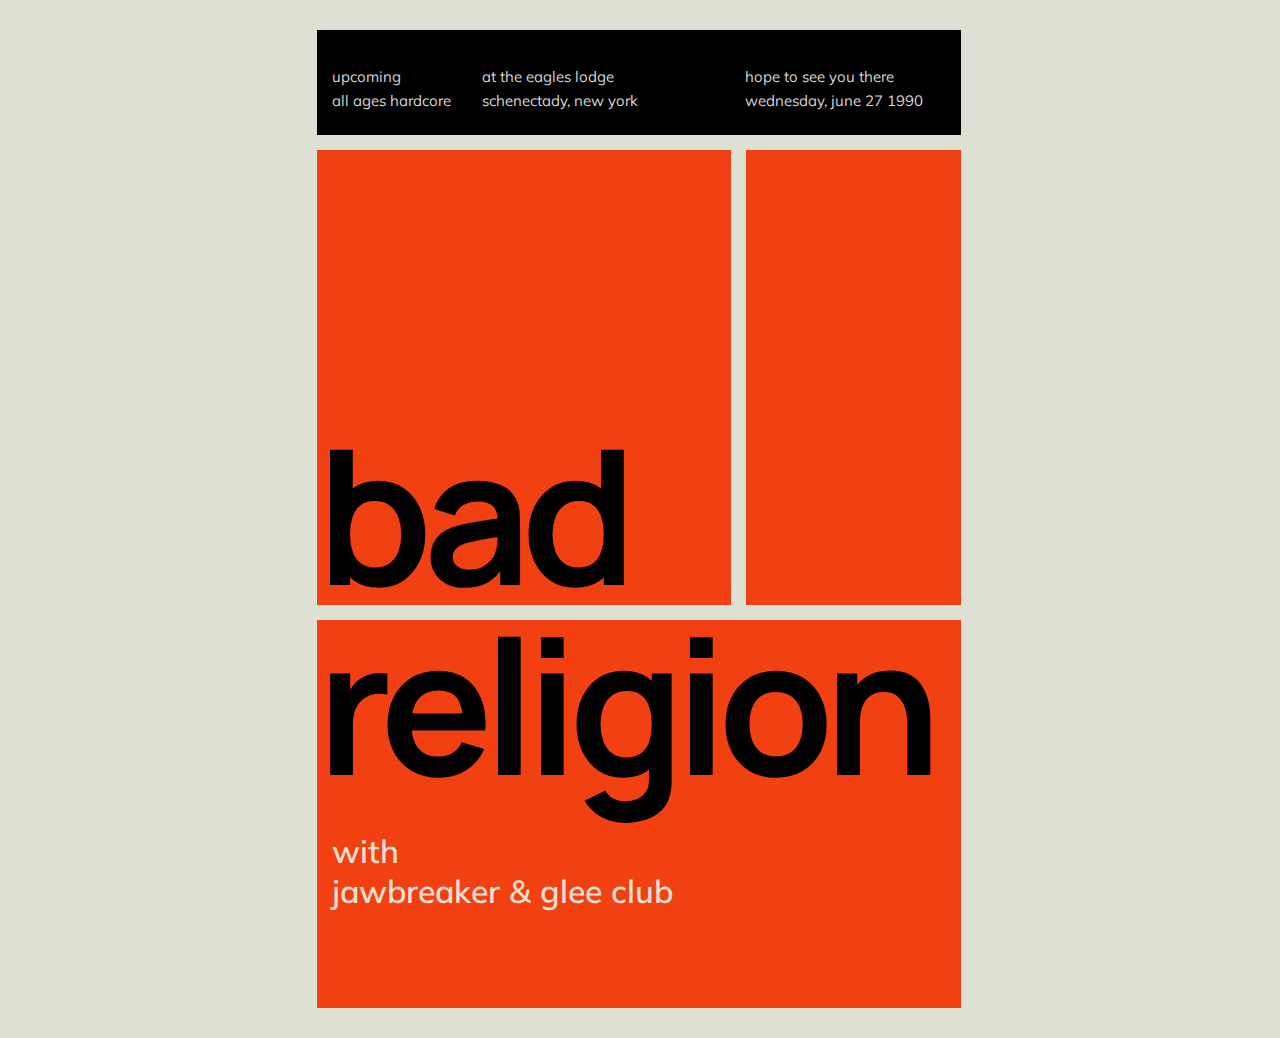
<file: 2. Bad Religion/index.html>
<!DOCTYPE html>
<html>

<head>
  <meta charset="utf-8">
  <meta name="viewport" content="width=device-width">
  <title>repl.it</title>
  <link href="style.css" rel="stylesheet" type="text/css" />
</head>

<body>
  <section>
    <div class="header">
      <div class="text">
        <span class="margin">upcoming</span>
        <span>all ages hardcore</span>
      </div>
      <div class="text">
        <span class="margin">at the eagles lodge</span>
        <span>schenectady, new york</span>
      </div>
      <div class="text">
        <span class="margin">hope to see you there</span>
        <span>wednesday, june 27 1990</span>
      </div>
    </div>
    <div class="contentL">
      <span class="title">bad</span>
    </div>
    <div class="contentR"></div>
    <div class="footer">
      <div class="titleDiv">
        <span class="title">religion</span>
      </div>
      <div class="subDiv">
        <span class="subtitle">with</span>
        <span class="subtitle">jawbreaker & glee club</span>
      </div>
    </div>
  </section>
</body>

</html>
</file>
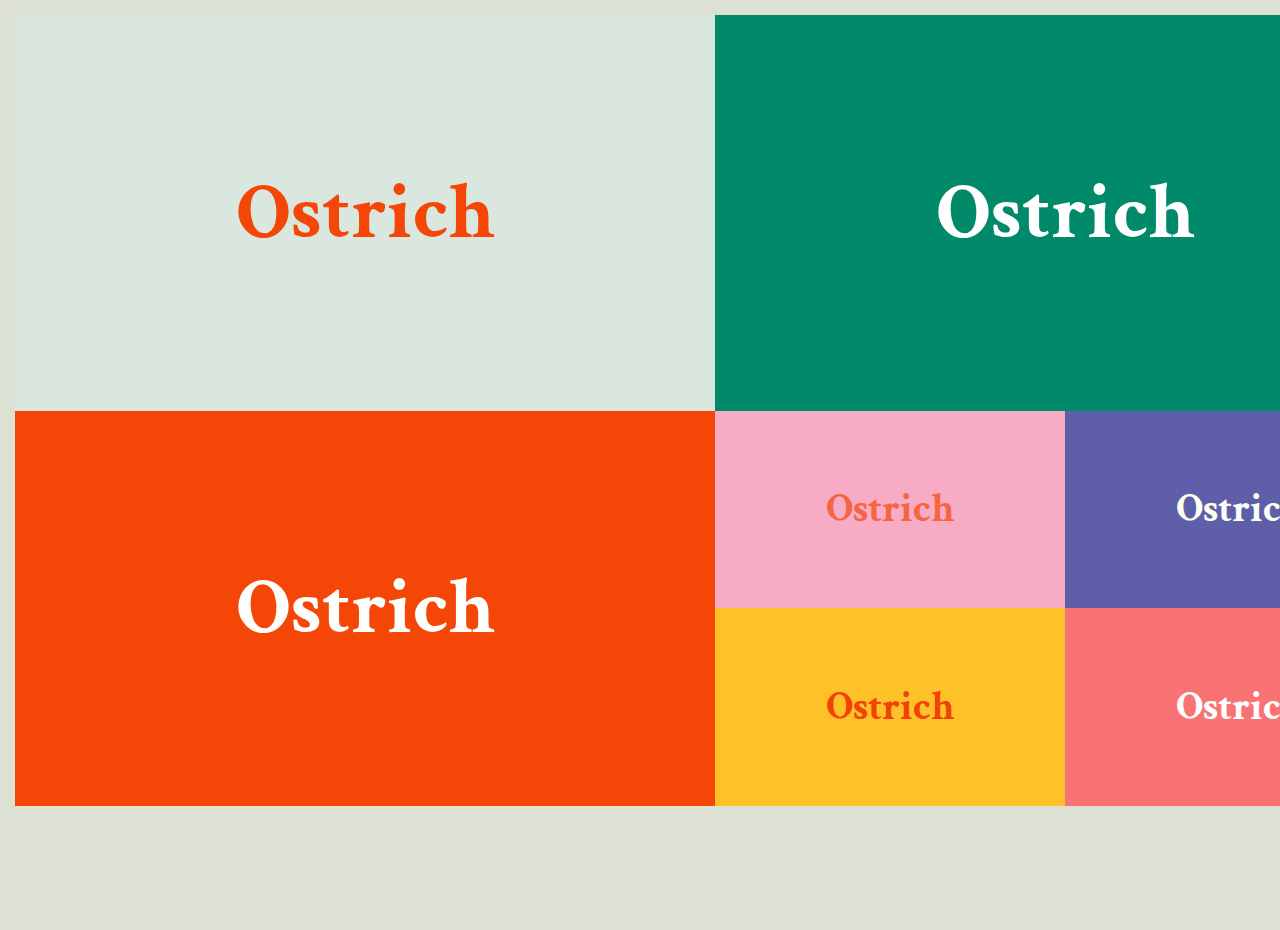
<file: 3. Ostrich/index.html>
<!DOCTYPE html>
<html>

<head>
  <meta charset="utf-8">
  <meta name="viewport" content="width=device-width">
  <title>Ostrich</title>
  <link href="style.css" rel="stylesheet" type="text/css" />
</head>

<body>
  <div class="container">
    <div class="box">Ostrich</div>
    <div class="box">Ostrich</div>
    <div class="box">Ostrich</div>
    <div class="smallContainer">
      <div class="smallBox">Ostrich</div>
      <div class="smallBox">Ostrich</div>
      <div class="smallBox">Ostrich</div>
      <div class="smallBox">Ostrich</div>
    </div>
  </div>
</body>

</html>
</file>
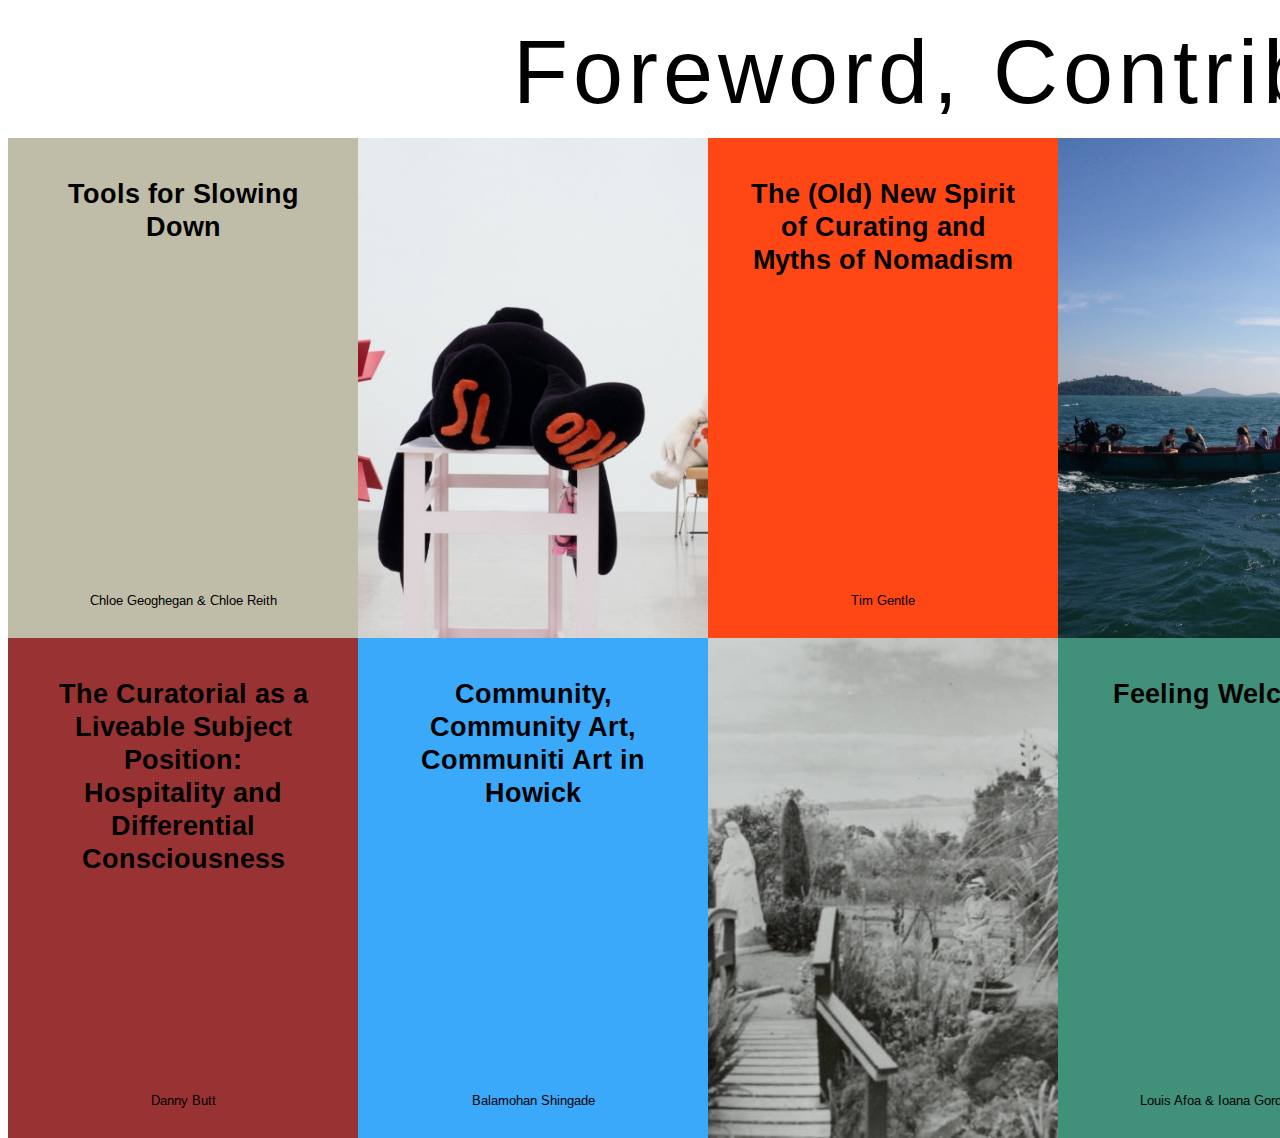
<file: 4. Foreword, Contributors/index.html>
<!DOCTYPE html>
<html>

<head>
  <meta charset="utf-8">
  <meta name="viewport" content="width=device-width">
  <title>repl.it</title>
  <link href="style.css" rel="stylesheet" type="text/css" />
</head>

<body>
  <div class="title">
    <span>Foreword, Contributors</span>
  </div>
  <div class="container">
    <div class="box">
      <h1>Tools for Slowing<br />Down</h1>
      <span>Chloe Geoghegan & Chloe Reith</span>
    </div>
    <div class="box">
      <h1>The Curatorial as a Liveable Subject Position:<br />Hospitality and Differential Consciousness
      </h1>
      <span>Danny Butt</span>
    </div>
    <div class="box">
      <img src="./images/image-1.jpg" />
    </div>
    <div class="box">
      <h1>Community, Community Art, Communiti Art in Howick</h1>
      <span>Balamohan Shingade</span>
    </div>
    <div class="box">
      <h1>The (Old) New Spirit of Curating and Myths of Nomadism</h1>
      <span>Tim Gentle</span>
    </div>
    <div class="box">
      <img src="./images/image-2.jpg" />
    </div>
    <div class="box">
      <img src="./images/image-3.jpg" />
    </div>
    <div class="box">
      <h1>Feeling Welcome?</h1>
      <span>Louis Afoa & Ioana Gordon-Smit</span>
    </div>
    <div class="box">
      <h1>Pressing Singularities</h1>
      <span>Tendai John Mutambu & Robyn Maree Pickens</span>
    </div>
    <div class="box">
      <img src="./images/image-4.jpg" />
    </div>
    <div class="box">
      <h1>We're in This Together</h1>
      <span>Vera Mey</span>
    </div>
    <div class="box">
      <h1>On Friendship</h1>
      <span>Rebecca Boswell</span>
    </div>
  </div>
</body>

</html>
</file>
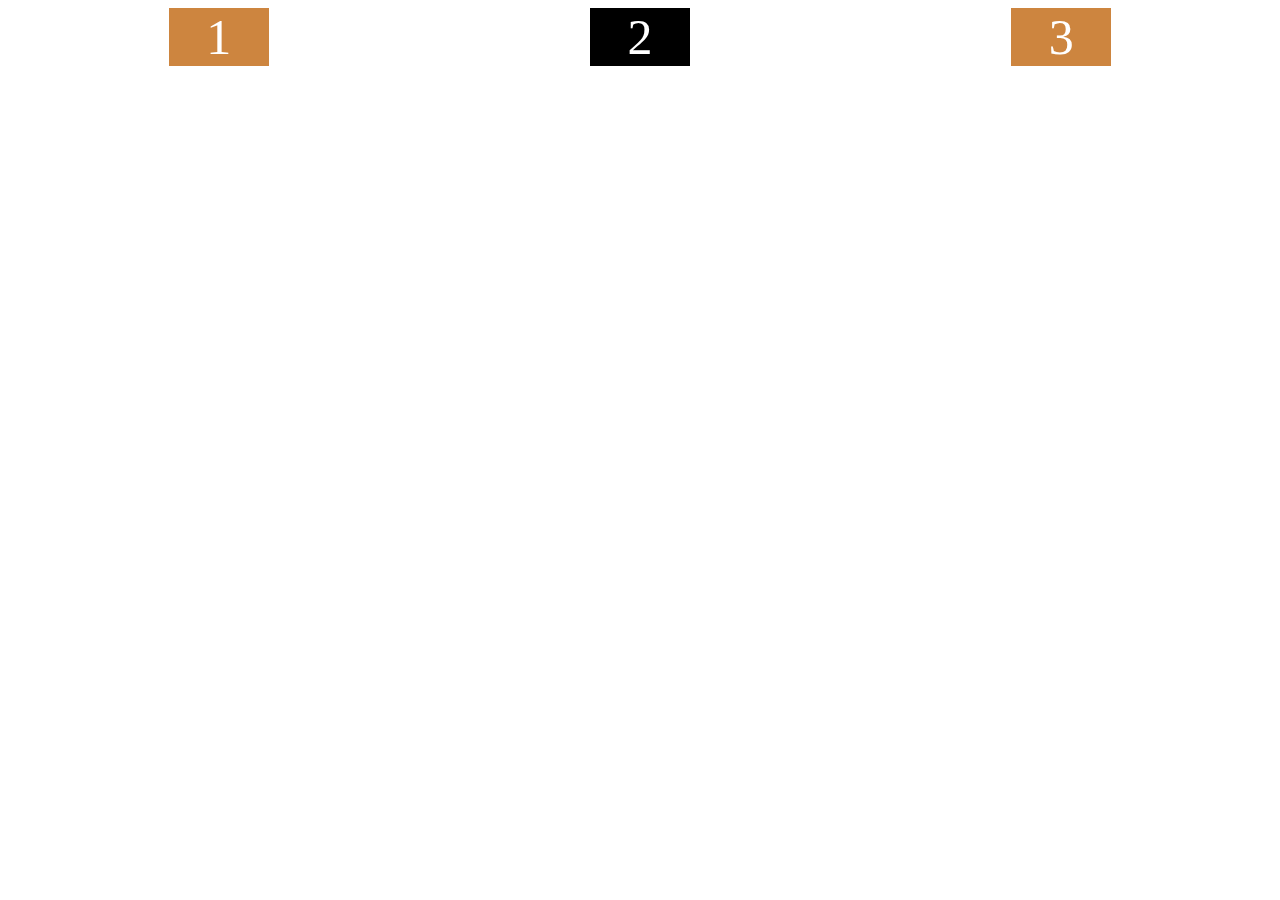
<file: flex/index.html>
<!DOCTYPE html>
<html lang="en">

<head>
  <meta charset="UTF-8" />
  <meta name="viewport" content="width=device-width, initial-scale=1.0" />
  <link rel="stylesheet" href="styles.css" />
  <title>(S)CSS Masterclass</title>
</head>

<body>
  <div class="father">
    <div class="child">1</div>
    <div class="child">2</div>
    <div class="child">3</div>
  </div>
</body>

</html>
</file>
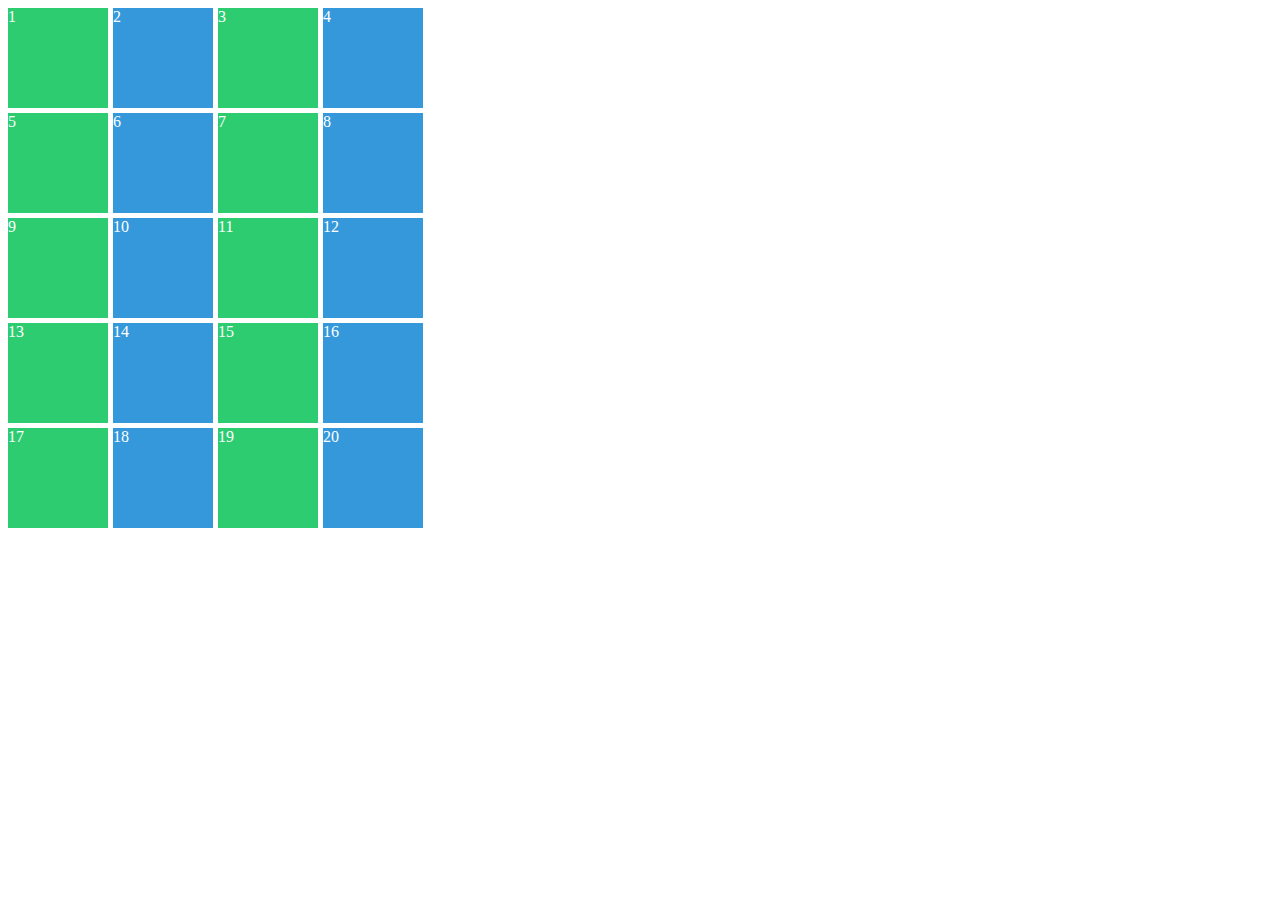
<file: grid/index.html>
<!DOCTYPE html>
<html lang="en">

<head>
  <meta charset="UTF-8" />
  <meta name="viewport" content="width=device-width, initial-scale=1.0" />
  <link rel="stylesheet" href="styles.css" />
  <title>(S)CSS Masterclass</title>
</head>

<body>
  <div class="grid">
    <div class="item">1</div>
    <div class="item">2</div>
    <div class="item">3</div>
    <div class="item">4</div>
    <div class="item">5</div>
    <div class="item">6</div>
    <div class="item">7</div>
    <div class="item">8</div>
    <div class="item">9</div>
    <div class="item">10</div>
    <div class="item">11</div>
    <div class="item">12</div>
    <div class="item">13</div>
    <div class="item">14</div>
    <div class="item">15</div>
    <div class="item">16</div>
    <div class="item">17</div>
    <div class="item">18</div>
    <div class="item">19</div>
    <div class="item">20</div>
  </div>
</body>

</html>
</file>
<file: 2. Bad Religion/style.css>
@import url('https://fonts.googleapis.com/css2?family=Mulish&display=swap');
@import url('https://fonts.googleapis.com/css2?family=Manrope:wght@800&display=swap');

body {
  background-color: #DDE1D4;
  padding: 15px;
  font-family: 'Mulish', sans-serif;
  width: 676px;
  height: 1008px;
  margin: 0 auto;
}

section {
  width: 100%;
  height: 100%;
  border: none;
  display: grid;
  gap: 15px;
  grid-template-columns: 230px 135px 34px 230px;
  grid-template-rows: 120px 175px 150px 100px;
}

.header {
  background: black;
  color: #d6d6d5;
  margin: 15px 15px 0px 15px;
  grid-column-start: 1;
  grid-column-end: 5;
  display: grid;
  grid-template-columns: 150px 263px 220px;
}

.text {
  font-size: 15px;
  display: flex;
  height: 76%;
  align-items: flex-start;
  flex-direction: column;
  justify-content: flex-end;
  margin-left: 15px;
}

.margin {
  margin-bottom: 5px;
}

.title {
  display: flex;
  height: 100%;
  font-size: 188px;
  font-weight: bold;
  font-family: 'Manrope', sans-serif;
  letter-spacing: -10px;
}

.contentL {
  background: #f14011;
  color: black;
  margin-left: 15px;
  grid-column-start: 1;
  grid-column-end: 4;
  grid-row-start: 2;
  grid-row-end: 5;
}

.contentL>span {
  height: 108%;
  align-items: flex-end;
}

.footer>.titleDiv {
  margin-top: -45px;
}

.subDiv {
  display: flex;
  flex-direction: column;
  margin-left: 15px;
}

.subtitle {
  color: #eedfcf;
  font-weight: 600;
  font-size: 32px;
}

.contentR {
  background: #f14011;
  margin-right: 15px;
  grid-column-start: 4;
  grid-column-end: 5;
  grid-row-start: 2;
  grid-row-end: 5;
}

.footer {
  background: #f14011;
  margin: 0px 15px 15px 15px;
  grid-column-start: 1;
  grid-column-end: 5;
}
</file>
<file: 3. Ostrich/style.css>
@import url('https://fonts.googleapis.com/css2?family=Crimson+Text:wght@700&display=swap');

body {
  background-color: #DDE1D4;
  padding: 15px;
  font-family: 'Crimson Text', serif;
  font-weight: bold;
  width: 100%;
  height: 100vh;
  margin: 0 auto;
}


.container {
  width: 1400px;
  height: 791px;
  display: grid;
  grid-template-columns: 50% 50%;
  grid-row: 50% 50%;
}

.box {
  height: 100%;
  display: flex;
  justify-content: center;
  align-items: center;
  font-size: 80px;
}

.box:nth-child(1) {
  background: #dae7de;
  color: #f44707;
}

.box:nth-child(2) {
  background: #018a69;
  color: #ffffff;
}

.box:nth-child(3) {
  background: #f44707;
  color: #fefefd;
}

.smallContainer {
  display: grid;
  grid-template-columns: 50% 50%;
  grid-row: 50% 50%;
  font-size: 40px;
}

.smallBox:nth-child(1) {
  background: #f7abc5;
  color: #f66540;
  display: flex;
  justify-content: center;
  align-items: center;
}

.smallBox:nth-child(2) {
  background: #5f5fa9;
  color: #fdfef3;
  display: flex;
  justify-content: center;
  align-items: center;
}

.smallBox:nth-child(3) {
  background: #ffc128;
  color: #f24208;
  display: flex;
  justify-content: center;
  align-items: center;
}

.smallBox:nth-child(4) {
  background: #f97374;
  color: #fbfefe;
  display: flex;
  justify-content: center;
  align-items: center;
}
</file>
<file: 4. Foreword, Contributors/style.css>
@import url('https://fonts.googleapis.com/css2?family=Arimo&display=swap');

body {
  font-family: 'Arimo', sans-serif;
  /*   width: 100%; */
  width: 1920px;
  /*   height: 100vh; */
  height: 1000px;
}

.title {
  height: 130px;
  font-size: 90px;
  display: flex;
  justify-content: center;
  align-items: center;
  margin-left: 120px;
  letter-spacing: 5px;
}

.container {
  display: grid;
  grid-auto-flow: column;
  grid-template-columns: repeat(6, 350px);
  grid-template-rows: repeat(2, 500px);
}

.box {
  height: 100%;
  display: flex;
  justify-content: space-between;
  gap: -250px;
  flex-direction: column;
}

.box>h1 {
  font-size: 27px;
  justify-content: center;
  text-align: center;
  margin-top: 40px;
  margin-left: 9%;
  margin-right: 9%;
}

.box>span {
  font-size: 13px;
  align-self: center;
  margin-bottom: 30px;
}

.box:nth-child(1) {
  background: #bfbda7;
}

.box:nth-child(2) {
  background: #993333;
}

img {
  width: 100%;
  height: 100%;
  object-fit: cover;
}

.box:nth-child(4) {
  background: #3aa9fa;
}

.box:nth-child(5) {
  background: #fe4714;
}

.box:nth-child(8) {
  background: #41907a;
}

.box:nth-child(9) {
  background: #847e96;
}

.box:nth-child(11) {
  background: #d0ff71;
}

.box:nth-child(12) {
  background: #e3c4e5;
}
</file>
<file: flex/styles.css>
.father {
  display: flex;
  flex-direction: row;
  /* Main Axis */
  justify-content: space-around;
  width: 100%;
}

.child {
  flex-basis: 100px;
  /* width: 200px;
  height: 200px; */
  background: peru;
  color: white;
  font-size: 50px;
  display: flex;
  justify-content: center;
  align-items: center;
}


.child:nth-child(2){
  background: black;
}
</file>
<file: grid/styles.css>
.grid {
  color: white;
  display: grid;
  gap: 5px;
  grid-template-columns: repeat(4, 100px);
  grid-template-rows: repeat(4, 100px);
  grid-auto-rows: 100px;
}

.item:nth-child(odd) {
  background-color: #2ecc71;
}

.item:nth-child(even) {
  background-color: #3498db;
}
</file>
